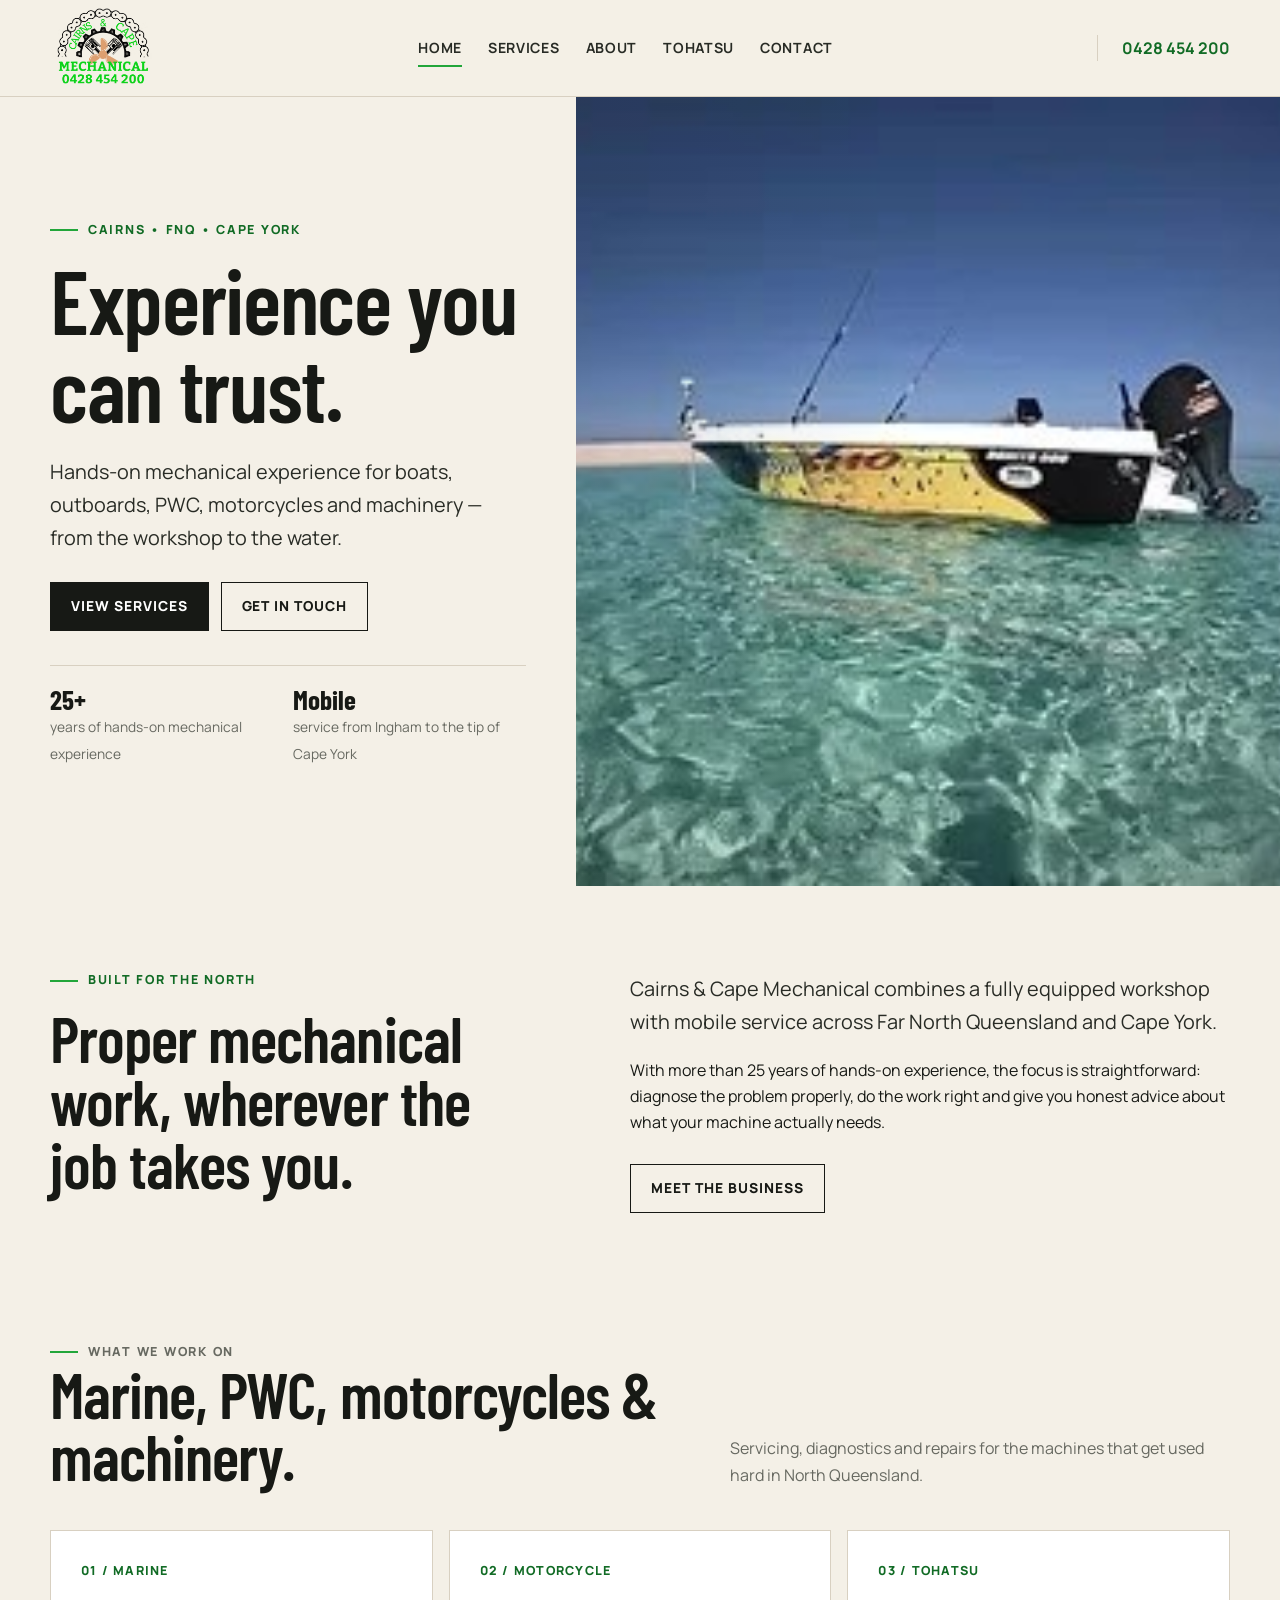
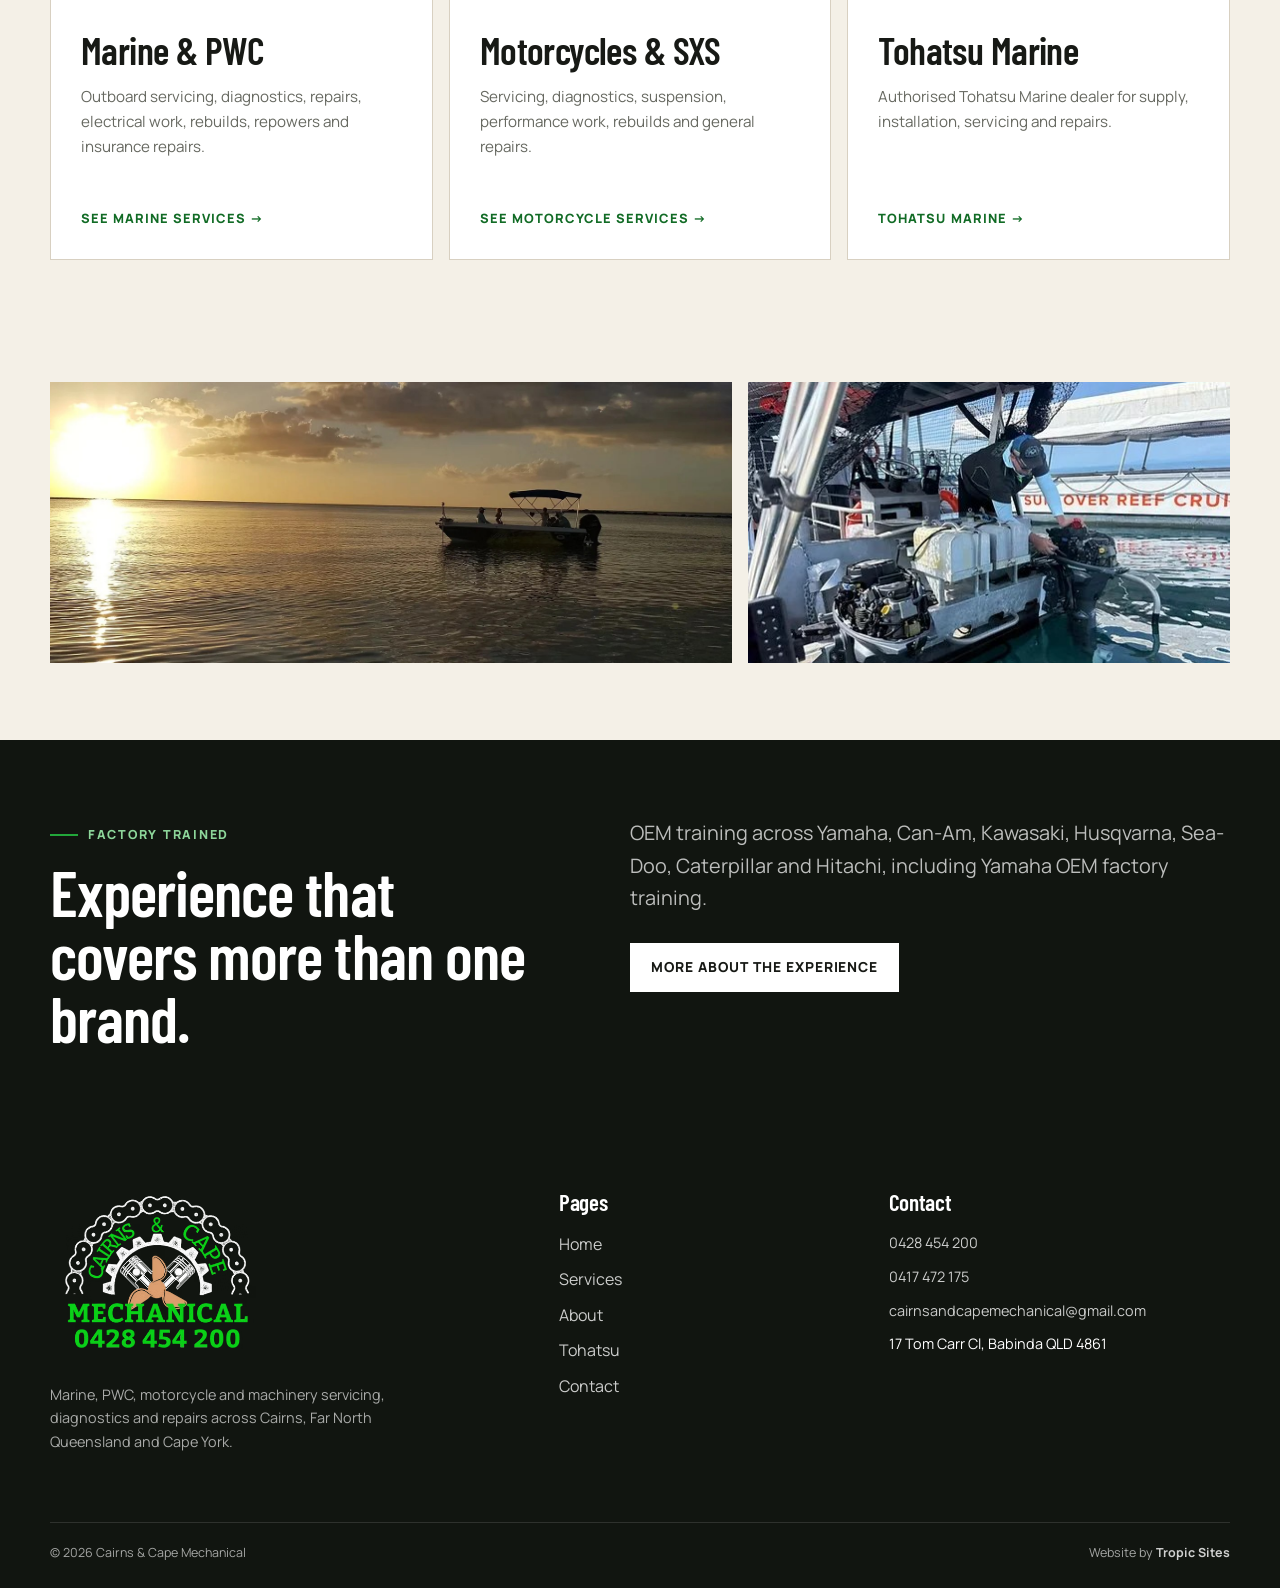
<file: index.html>
<!doctype html>
<html lang="en-AU">
<head>
  <meta charset="utf-8">
  <meta name="viewport" content="width=device-width, initial-scale=1">
  <title>Cairns &amp; Cape Mechanical | Marine, PWC &amp; Motorcycle Mechanics</title>
  <meta name="description" content="Cairns & Cape Mechanical provides marine, PWC, motorcycle and machinery servicing, diagnostics and repairs across Cairns, Far North Queensland and Cape York.">
  <link rel="canonical" href="https://www.cairnsandcapemechanical.com.au/">
  <meta property="og:title" content="Cairns &amp; Cape Mechanical | Experience You Can Trust">
  <meta property="og:description" content="Marine, PWC, motorcycle and machinery servicing, diagnostics and repairs across Cairns, FNQ and Cape York.">
  <meta property="og:type" content="website">
  <meta property="og:url" content="https://www.cairnsandcapemechanical.com.au/">
  <link rel="preconnect" href="https://fonts.googleapis.com"><link rel="preconnect" href="https://fonts.gstatic.com" crossorigin><link rel="stylesheet" href="https://fonts.googleapis.com/css2?family=Barlow+Condensed:wght@500;600;700&family=Manrope:wght@400;500;600;700&display=swap"><link rel="icon" href="favicon.ico" sizes="any"><link rel="icon" type="image/png" href="favicon.png"><link rel="apple-touch-icon" href="apple-touch-icon.png"><meta name="theme-color" content="#f4f0e7"><meta property="og:site_name" content="Cairns &amp; Cape Mechanical"><meta property="og:locale" content="en_AU"><meta property="og:image" content="https://www.cairnsandcapemechanical.com.au/sunset-boat.jpg"><meta name="twitter:card" content="summary_large_image"><link rel="stylesheet" href="styles.css">
  <script type="application/ld+json">
  {"@context":"https://schema.org","@type":"AutoRepair","name":"Cairns & Cape Mechanical","url":"https://www.cairnsandcapemechanical.com.au/","image":"https://www.cairnsandcapemechanical.com.au/sunset-boat.jpg","logo":"https://www.cairnsandcapemechanical.com.au/logo.png","telephone":"+61 428 454 200","email":"cairnsandcapemechanical@gmail.com","address":{"@type":"PostalAddress","streetAddress":"17 Tom Carr Cl","addressLocality":"Babinda","addressRegion":"QLD","postalCode":"4861","addressCountry":"AU"},"areaServed":["Cairns","Far North Queensland","Cape York"],"description":"Marine, PWC, motorcycle and machinery servicing, diagnostics and repairs."}
  </script>
</head>
<body>
<a class="skip-link" href="#main">Skip to content</a>
<header class="site-header">
  <div class="header-inner">
    <a class="brand" href="index.html" aria-label="Cairns & Cape Mechanical home"><img src="logo.png" alt="Cairns & Cape Mechanical" class="site-logo"></a>
    <nav class="main-nav" aria-label="Primary navigation">
      <a href="index.html" aria-current="page">Home</a><a href="services.html">Services</a><a href="about.html">About</a><a href="tohatsu.html">Tohatsu</a><a href="contact.html">Contact</a>
    </nav>
    <a class="header-phone" href="tel:+61428454200">0428 454 200</a>
    <details class="mobile-nav">
      <summary>Menu</summary>
      <nav class="mobile-nav-links" aria-label="Mobile navigation"><a href="index.html">Home</a><a href="services.html">Services</a><a href="about.html">About</a><a href="tohatsu.html">Tohatsu</a><a href="contact.html">Contact</a></nav>
    </details>
  </div>
</header>

<main id="main">
  <section class="hero-home">
    <div class="hero-copy">
      <p class="eyebrow">Cairns • FNQ • Cape York</p>
      <h1>Experience you can trust.</h1>
      <p class="lead hero-sub">Hands-on mechanical experience for boats, outboards, PWC, motorcycles and machinery — from the workshop to the water.</p>
      <div class="btn-row"><a class="btn" href="services.html">View services</a><a class="btn secondary" href="contact.html">Get in touch</a></div>
      <div class="hero-note"><div><strong>25+</strong><span>years of hands-on mechanical experience</span></div><div><strong>Mobile</strong><span>service from Ingham to the tip of Cape York</span></div></div>
    </div>
    <div class="hero-image"><img src="hero-boat.jpg" alt="Boat on clear tropical water" width="220" height="220" fetchpriority="high"></div>
  </section>

  <section class="section">
    <div class="container intro-grid">
      <div><p class="eyebrow">Built for the North</p><h2>Proper mechanical work, wherever the job takes you.</h2></div>
      <div class="copy"><p class="lead">Cairns &amp; Cape Mechanical combines a fully equipped workshop with mobile service across Far North Queensland and Cape York.</p><p>With more than 25 years of hands-on experience, the focus is straightforward: diagnose the problem properly, do the work right and give you honest advice about what your machine actually needs.</p><div class="btn-row"><a class="btn secondary" href="about.html">Meet the business</a></div></div>
    </div>
  </section>

  <section class="section section-tight">
    <div class="container">
      <div class="section-head"><div><p class="eyebrow">What we work on</p><h2>Marine, PWC, motorcycles &amp; machinery.</h2></div><p>Servicing, diagnostics and repairs for the machines that get used hard in North Queensland.</p></div>
      <div class="service-grid">
        <article class="service-card"><div class="number">01 / MARINE</div><h3>Marine &amp; PWC</h3><p>Outboard servicing, diagnostics, repairs, electrical work, rebuilds, repowers and insurance repairs.</p><a href="services.html#marine">See marine services →</a></article>
        <article class="service-card"><div class="number">02 / MOTORCYCLE</div><h3>Motorcycles &amp; SXS</h3><p>Servicing, diagnostics, suspension, performance work, rebuilds and general repairs.</p><a href="services.html#motorcycles">See motorcycle services →</a></article>
        <article class="service-card"><div class="number">03 / TOHATSU</div><h3>Tohatsu Marine</h3><p>Authorised Tohatsu Marine dealer for supply, installation, servicing and repairs.</p><a href="tohatsu.html">Tohatsu Marine →</a></article>
      </div>
    </div>
  </section>

  <section class="section">
    <div class="container photo-grid">
      <div class="photo photo-wide"><img src="sunset-boat.jpg" alt="Boat on the water at sunset" loading="lazy"></div>
      <div class="photo photo-tall"><img src="mechanic-boat.jpg" alt="Mechanic working on an outboard on a boat" loading="lazy"></div>
    </div>
  </section>

  <section class="dark-section section">
    <div class="container intro-grid">
      <div><p class="eyebrow">Factory trained</p><h2>Experience that covers more than one brand.</h2></div>
      <div><p class="lead">OEM training across Yamaha, Can-Am, Kawasaki, Husqvarna, Sea-Doo, Caterpillar and Hitachi, including Yamaha OEM factory training.</p><div class="btn-row"><a class="btn light" href="about.html">More about the experience</a></div></div>
    </div>
  </section>
</main>

<footer class="footer">
  <div class="container footer-grid">
    <div class="footer-brand"><img src="logo-footer.png" alt="Cairns & Cape Mechanical" class="footer-logo"><p>Marine, PWC, motorcycle and machinery servicing, diagnostics and repairs across Cairns, Far North Queensland and Cape York.</p></div>
    <div><h3>Pages</h3><div class="footer-links"><a href="index.html">Home</a><a href="services.html">Services</a><a href="about.html">About</a><a href="tohatsu.html">Tohatsu</a><a href="contact.html">Contact</a></div></div>
    <div><h3>Contact</h3><div class="footer-contact"><a href="tel:+61428454200">0428 454 200</a><a href="tel:+61417472175">0417 472 175</a><a href="mailto:cairnsandcapemechanical@gmail.com">cairnsandcapemechanical@gmail.com</a><span>17 Tom Carr Cl, Babinda QLD 4861</span></div></div>
  </div>
  <div class="container footer-bottom"><span>© 2026 Cairns &amp; Cape Mechanical</span><span class="footer-credit">Website by <a href="https://tropicsites.github.io/" target="_blank" rel="noopener noreferrer">Tropic Sites</a></span></div>
</footer>
<script src="site.js" defer></script>
</body>
</html>
</file>
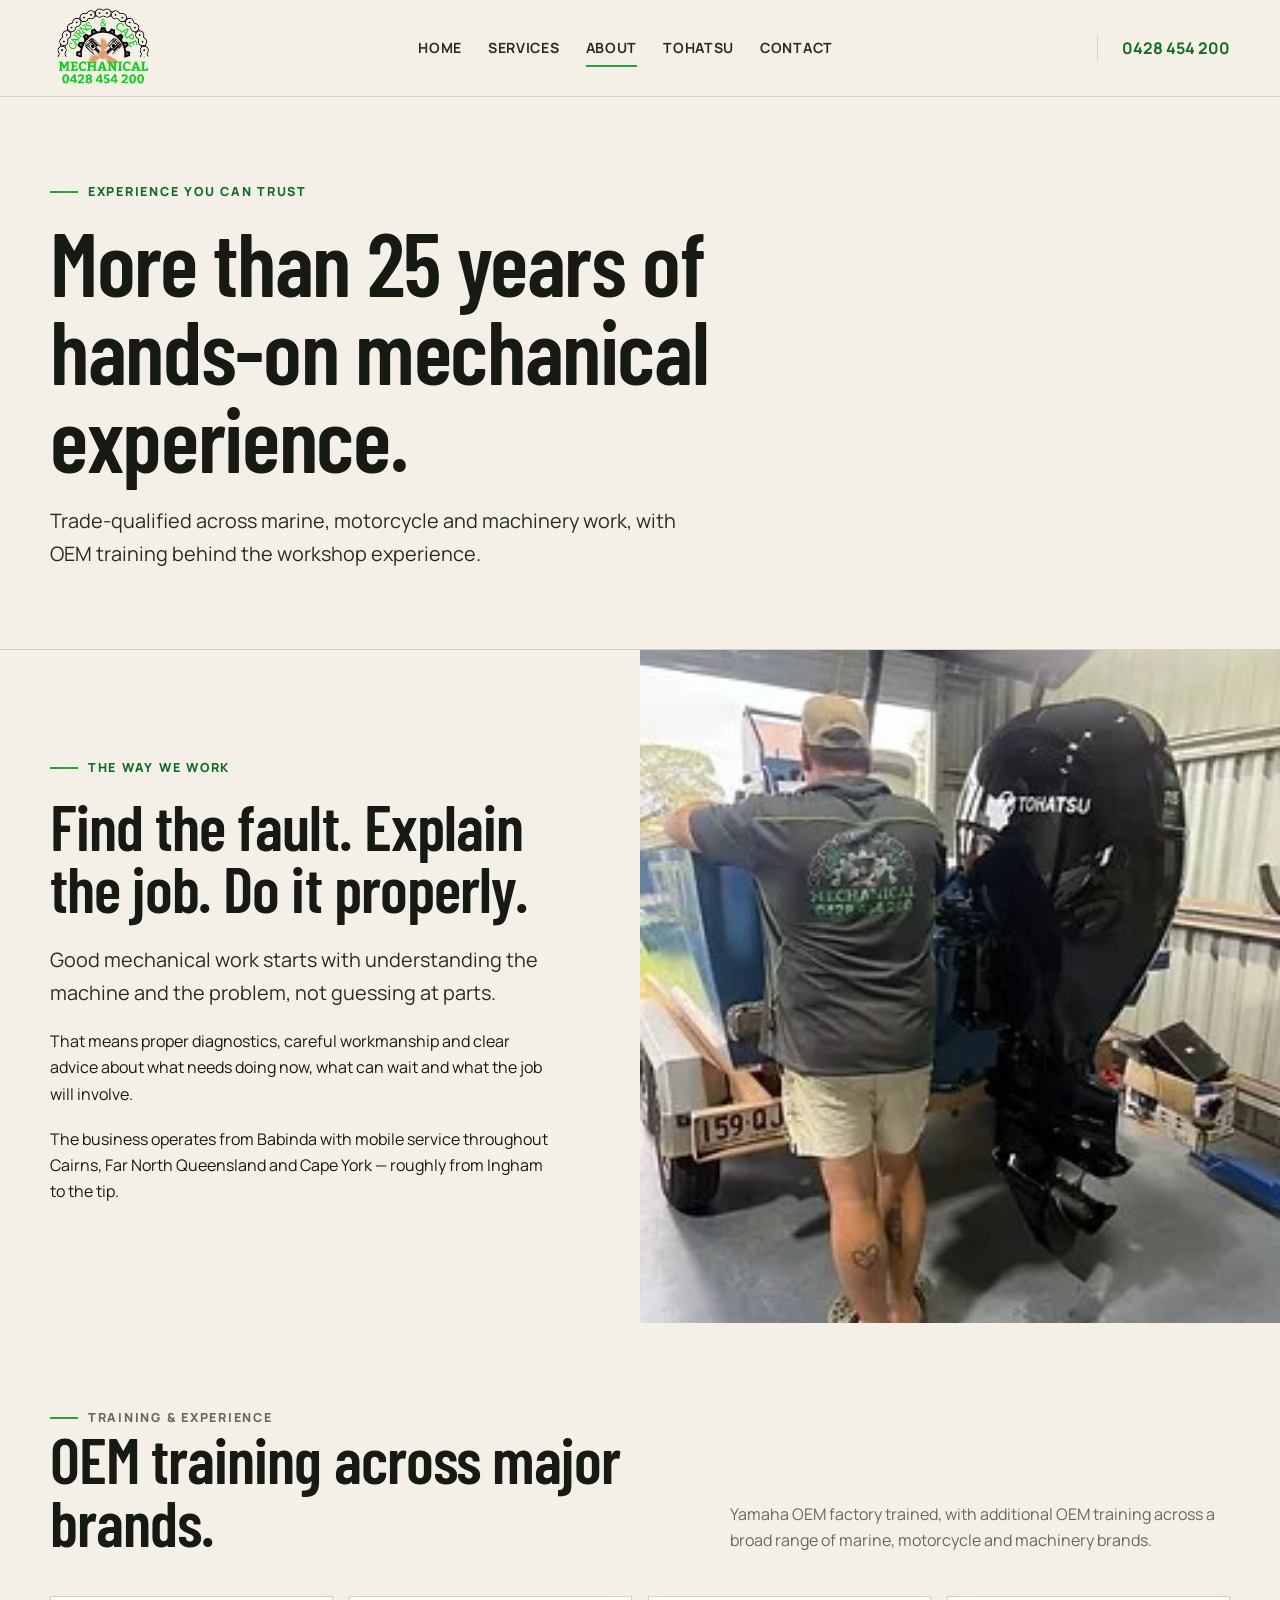
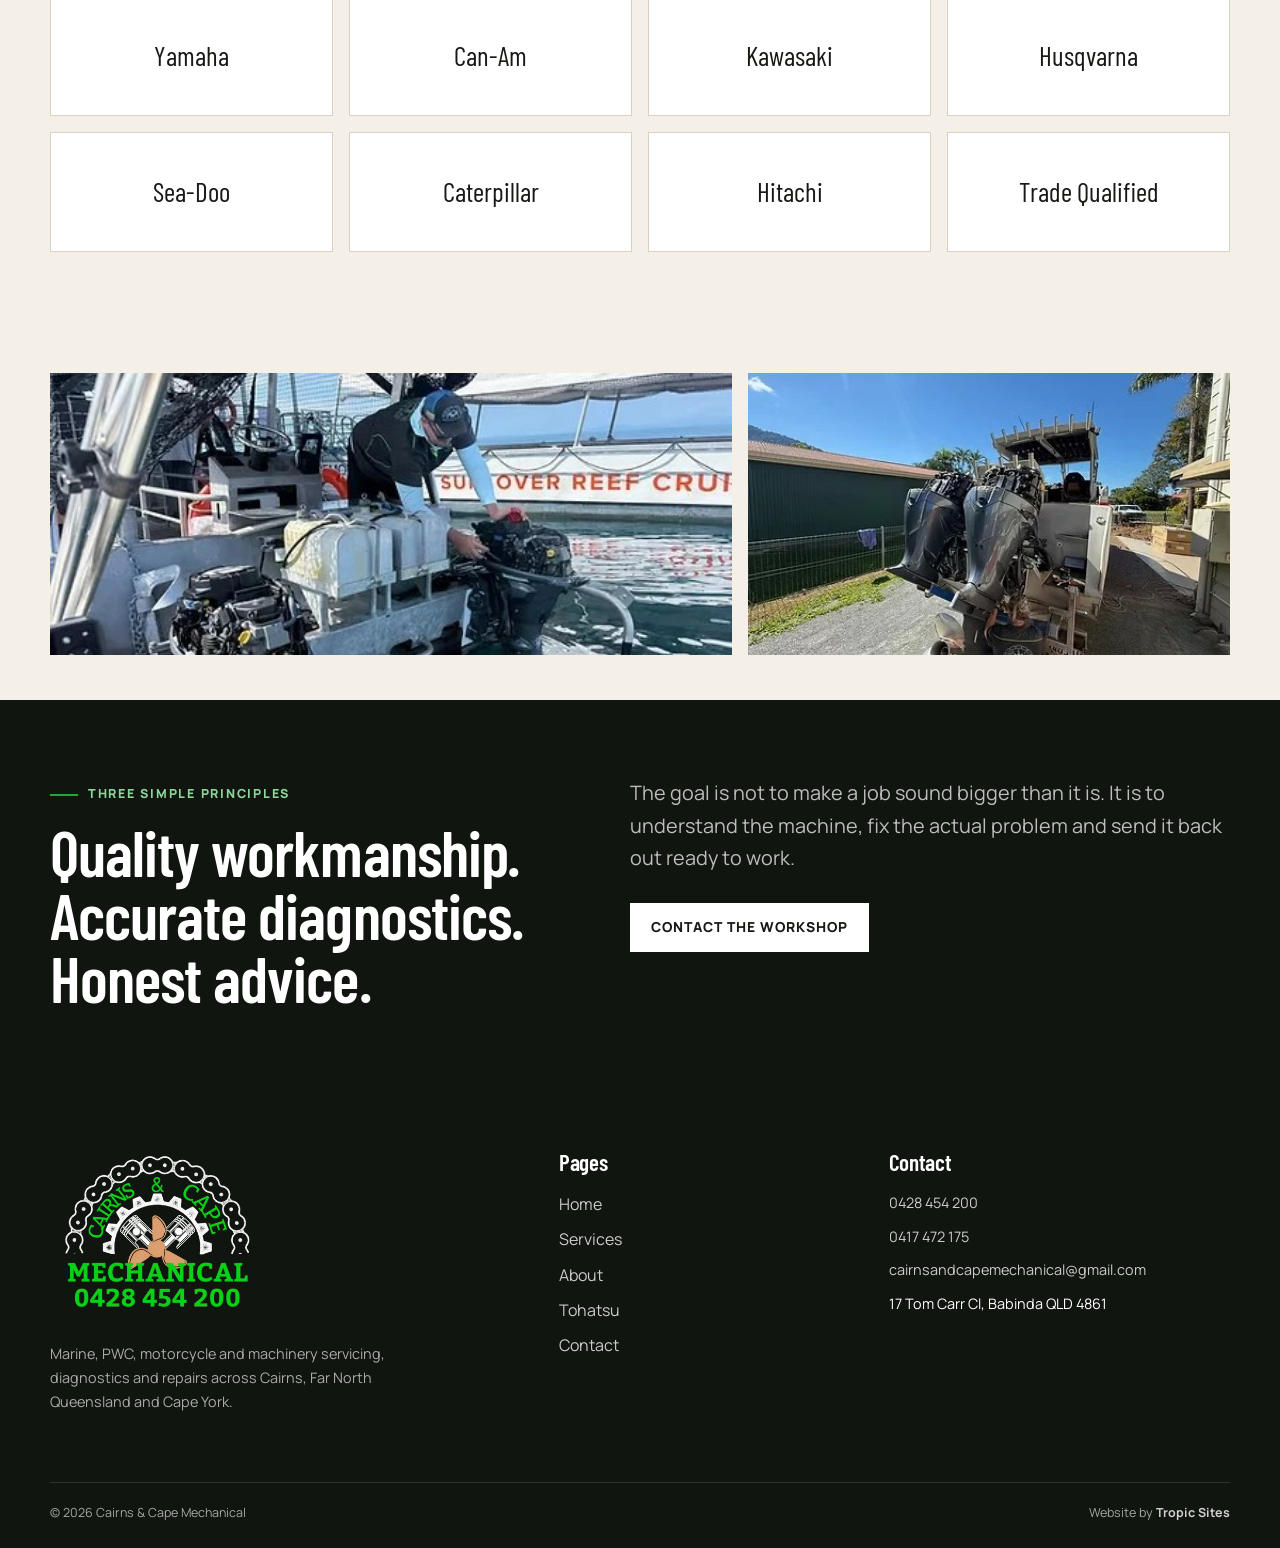
<file: about.html>
<!doctype html>
<html lang="en-AU">
<head><meta charset="utf-8"><meta name="viewport" content="width=device-width, initial-scale=1"><title>About Cairns &amp; Cape Mechanical | 25+ Years Experience</title><meta name="description" content="Learn about Cairns & Cape Mechanical, a trade-qualified marine, motorcycle and machinery mechanic with more than 25 years of hands-on experience in North Queensland."><link rel="canonical" href="https://www.cairnsandcapemechanical.com.au/about.html"><meta property="og:title" content="About Cairns & Cape Mechanical"><meta property="og:description" content="More than 25 years of hands-on mechanical experience across marine, motorcycle and machinery work."><meta property="og:type" content="website"><meta property="og:url" content="https://www.cairnsandcapemechanical.com.au/about.html"><link rel="preconnect" href="https://fonts.googleapis.com"><link rel="preconnect" href="https://fonts.gstatic.com" crossorigin><link rel="stylesheet" href="https://fonts.googleapis.com/css2?family=Barlow+Condensed:wght@500;600;700&family=Manrope:wght@400;500;600;700&display=swap"><link rel="icon" href="favicon.ico" sizes="any"><link rel="icon" type="image/png" href="favicon.png"><link rel="apple-touch-icon" href="apple-touch-icon.png"><meta name="theme-color" content="#f4f0e7"><meta property="og:site_name" content="Cairns &amp; Cape Mechanical"><meta property="og:locale" content="en_AU"><meta property="og:image" content="https://www.cairnsandcapemechanical.com.au/sunset-boat.jpg"><meta name="twitter:card" content="summary_large_image"><link rel="stylesheet" href="styles.css"></head>
<body>
<a class="skip-link" href="#main">Skip to content</a>
<header class="site-header"><div class="header-inner"><a class="brand" href="index.html" aria-label="Cairns & Cape Mechanical home"><img src="logo.png" alt="Cairns & Cape Mechanical" class="site-logo"></a><nav class="main-nav" aria-label="Primary navigation"><a href="index.html">Home</a><a href="services.html">Services</a><a href="about.html" aria-current="page">About</a><a href="tohatsu.html">Tohatsu</a><a href="contact.html">Contact</a></nav><a class="header-phone" href="tel:+61428454200">0428 454 200</a><details class="mobile-nav"><summary>Menu</summary><nav class="mobile-nav-links" aria-label="Mobile navigation"><a href="index.html">Home</a><a href="services.html">Services</a><a href="about.html">About</a><a href="tohatsu.html">Tohatsu</a><a href="contact.html">Contact</a></nav></details></div></header>
<main id="main">
<section class="page-hero"><div class="container"><p class="eyebrow">Experience you can trust</p><h1>More than 25 years of hands-on mechanical experience.</h1><p class="lead">Trade-qualified across marine, motorcycle and machinery work, with OEM training behind the workshop experience.</p></div></section>
<section class="split"><div class="split-copy"><p class="eyebrow">The way we work</p><h2>Find the fault. Explain the job. Do it properly.</h2><p class="lead" style="margin-top:24px">Good mechanical work starts with understanding the machine and the problem, not guessing at parts.</p><p>That means proper diagnostics, careful workmanship and clear advice about what needs doing now, what can wait and what the job will involve.</p><p>The business operates from Babinda with mobile service throughout Cairns, Far North Queensland and Cape York — roughly from Ingham to the tip.</p></div><div class="split-media"><img src="mechanic-tohatsu.jpg" alt="Mechanic working beside a Tohatsu outboard in the workshop" loading="lazy"></div></section>
<section class="section"><div class="container"><div class="section-head"><div><p class="eyebrow">Training &amp; experience</p><h2>OEM training across major brands.</h2></div><p>Yamaha OEM factory trained, with additional OEM training across a broad range of marine, motorcycle and machinery brands.</p></div><div class="training-grid"><div class="training-item">Yamaha</div><div class="training-item">Can-Am</div><div class="training-item">Kawasaki</div><div class="training-item">Husqvarna</div><div class="training-item">Sea-Doo</div><div class="training-item">Caterpillar</div><div class="training-item">Hitachi</div><div class="training-item">Trade Qualified</div></div></div></section>
<section class="section section-tight"><div class="container photo-grid"><div class="photo photo-wide"><img src="mechanic-boat.jpg" alt="Mechanic servicing an outboard on a boat" loading="lazy"></div><div class="photo photo-tall"><img src="mobile-outboard.jpg" alt="Outboard motor on a boat during mobile service work" loading="lazy"></div></div></section>
<section class="dark-section section"><div class="container intro-grid"><div><p class="eyebrow">Three simple principles</p><h2>Quality workmanship. Accurate diagnostics. Honest advice.</h2></div><div><p class="lead">The goal is not to make a job sound bigger than it is. It is to understand the machine, fix the actual problem and send it back out ready to work.</p><div class="btn-row"><a class="btn light" href="contact.html">Contact the workshop</a></div></div></div></section>
</main>
<footer class="footer"><div class="container footer-grid"><div class="footer-brand"><img src="logo-footer.png" alt="Cairns & Cape Mechanical" class="footer-logo"><p>Marine, PWC, motorcycle and machinery servicing, diagnostics and repairs across Cairns, Far North Queensland and Cape York.</p></div><div><h3>Pages</h3><div class="footer-links"><a href="index.html">Home</a><a href="services.html">Services</a><a href="about.html">About</a><a href="tohatsu.html">Tohatsu</a><a href="contact.html">Contact</a></div></div><div><h3>Contact</h3><div class="footer-contact"><a href="tel:+61428454200">0428 454 200</a><a href="tel:+61417472175">0417 472 175</a><a href="mailto:cairnsandcapemechanical@gmail.com">cairnsandcapemechanical@gmail.com</a><span>17 Tom Carr Cl, Babinda QLD 4861</span></div></div></div><div class="container footer-bottom"><span>© 2026 Cairns &amp; Cape Mechanical</span><span class="footer-credit">Website by <a href="https://tropicsites.github.io/" target="_blank" rel="noopener noreferrer">Tropic Sites</a></span></div></footer>
<script src="site.js" defer></script></body></html>
</file>
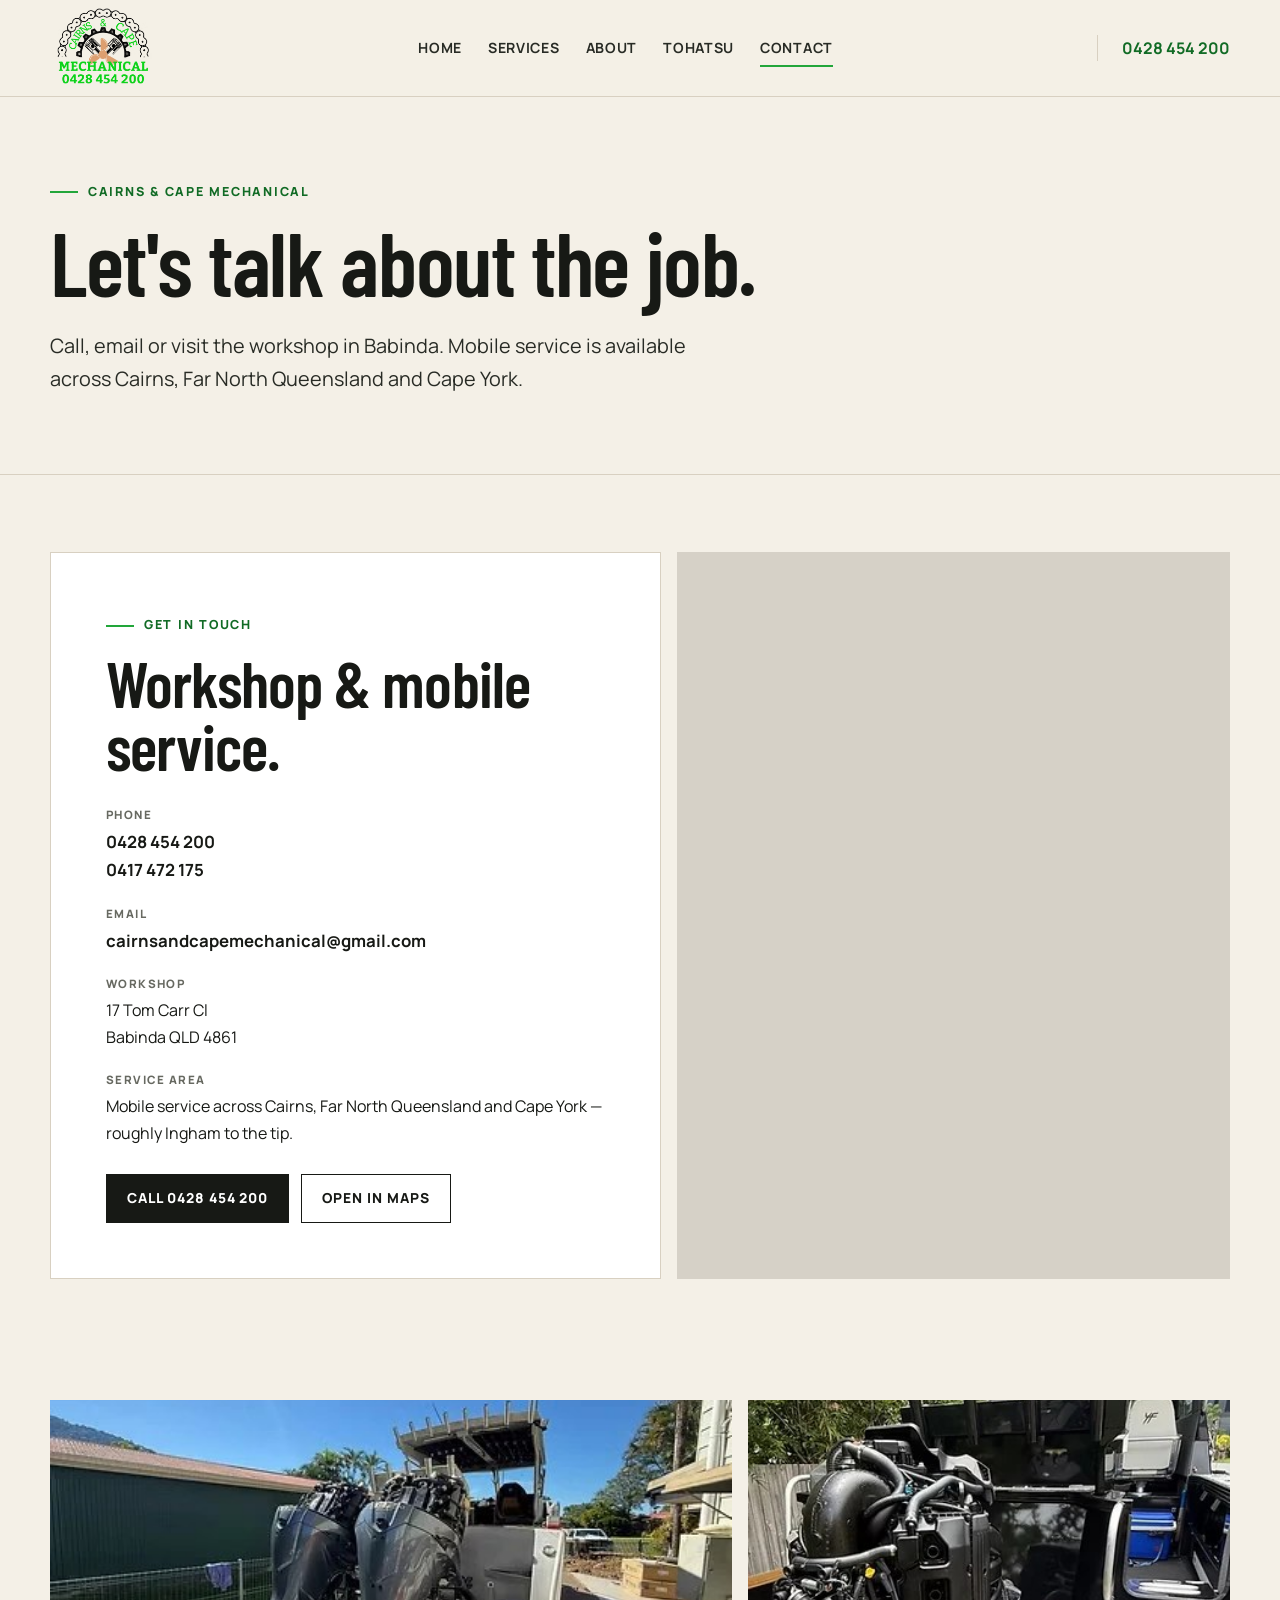
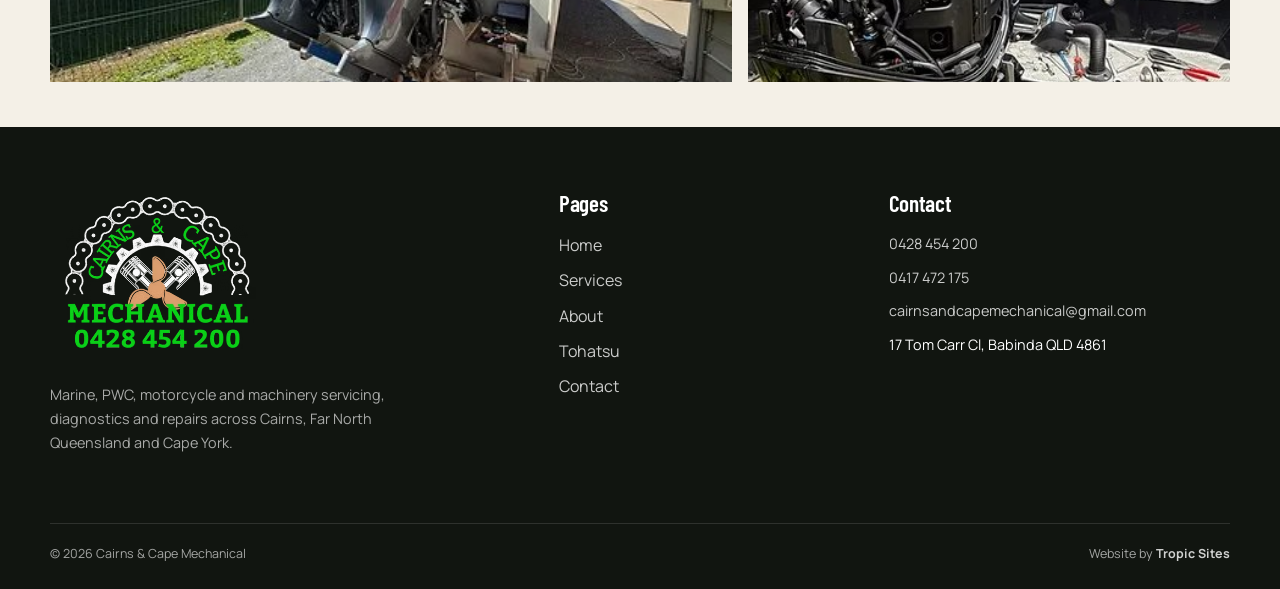
<file: contact.html>
<!doctype html>
<html lang="en-AU">
<head><meta charset="utf-8"><meta name="viewport" content="width=device-width, initial-scale=1"><title>Contact Cairns &amp; Cape Mechanical | Babinda QLD</title><meta name="description" content="Contact Cairns & Cape Mechanical in Babinda for marine, PWC, motorcycle and machinery servicing, diagnostics and repairs across Cairns, FNQ and Cape York."><link rel="canonical" href="https://www.cairnsandcapemechanical.com.au/contact.html"><meta property="og:title" content="Contact Cairns & Cape Mechanical"><meta property="og:description" content="Call, email or visit the Babinda workshop for mechanical service across Cairns, FNQ and Cape York."><meta property="og:type" content="website"><meta property="og:url" content="https://www.cairnsandcapemechanical.com.au/contact.html"><link rel="preconnect" href="https://fonts.googleapis.com"><link rel="preconnect" href="https://fonts.gstatic.com" crossorigin><link rel="stylesheet" href="https://fonts.googleapis.com/css2?family=Barlow+Condensed:wght@500;600;700&family=Manrope:wght@400;500;600;700&display=swap"><link rel="icon" href="favicon.ico" sizes="any"><link rel="icon" type="image/png" href="favicon.png"><link rel="apple-touch-icon" href="apple-touch-icon.png"><meta name="theme-color" content="#f4f0e7"><meta property="og:site_name" content="Cairns &amp; Cape Mechanical"><meta property="og:locale" content="en_AU"><meta property="og:image" content="https://www.cairnsandcapemechanical.com.au/sunset-boat.jpg"><meta name="twitter:card" content="summary_large_image"><link rel="stylesheet" href="styles.css"></head>
<body>
<a class="skip-link" href="#main">Skip to content</a>
<header class="site-header"><div class="header-inner"><a class="brand" href="index.html" aria-label="Cairns & Cape Mechanical home"><img src="logo.png" alt="Cairns & Cape Mechanical" class="site-logo"></a><nav class="main-nav" aria-label="Primary navigation"><a href="index.html">Home</a><a href="services.html">Services</a><a href="about.html">About</a><a href="tohatsu.html">Tohatsu</a><a href="contact.html" aria-current="page">Contact</a></nav><a class="header-phone" href="tel:+61428454200">0428 454 200</a><details class="mobile-nav"><summary>Menu</summary><nav class="mobile-nav-links" aria-label="Mobile navigation"><a href="index.html">Home</a><a href="services.html">Services</a><a href="about.html">About</a><a href="tohatsu.html">Tohatsu</a><a href="contact.html">Contact</a></nav></details></div></header>
<main id="main">
<section class="page-hero"><div class="container"><p class="eyebrow">Cairns &amp; Cape Mechanical</p><h1>Let's talk about the job.</h1><p class="lead">Call, email or visit the workshop in Babinda. Mobile service is available across Cairns, Far North Queensland and Cape York.</p></div></section>
<section class="section"><div class="container contact-grid"><div class="contact-card"><p class="eyebrow">Get in touch</p><h2>Workshop &amp; mobile service.</h2><div class="contact-list"><div class="contact-item"><small>Phone</small><a href="tel:+61428454200">0428 454 200</a><br><a href="tel:+61417472175">0417 472 175</a></div><div class="contact-item"><small>Email</small><a href="mailto:cairnsandcapemechanical@gmail.com">cairnsandcapemechanical@gmail.com</a></div><div class="contact-item"><small>Workshop</small><span>17 Tom Carr Cl<br>Babinda QLD 4861</span></div><div class="contact-item"><small>Service area</small><span>Mobile service across Cairns, Far North Queensland and Cape York — roughly Ingham to the tip.</span></div></div><div class="btn-row"><a class="btn" href="tel:+61428454200">Call 0428 454 200</a><a class="btn secondary" href="https://www.google.com/maps/search/?api=1&amp;query=17+Tom+Carr+Cl+Babinda+QLD+4861" target="_blank" rel="noopener noreferrer">Open in Maps</a></div></div><div class="map-frame"><iframe title="Map showing Cairns & Cape Mechanical workshop in Babinda" src="https://www.google.com/maps?q=17%20Tom%20Carr%20Cl%2C%20Babinda%20QLD%204861&amp;output=embed" loading="lazy" referrerpolicy="no-referrer-when-downgrade"></iframe></div></div></section>
<section class="section section-tight"><div class="container photo-grid"><div class="photo photo-wide"><img src="mobile-outboard.jpg" alt="Outboard on a boat during service work" loading="lazy"></div><div class="photo photo-tall"><img src="engine-bench.jpg" alt="Outboard engine undergoing mechanical work" loading="lazy"></div></div></section>
</main>
<footer class="footer"><div class="container footer-grid"><div class="footer-brand"><img src="logo-footer.png" alt="Cairns & Cape Mechanical" class="footer-logo"><p>Marine, PWC, motorcycle and machinery servicing, diagnostics and repairs across Cairns, Far North Queensland and Cape York.</p></div><div><h3>Pages</h3><div class="footer-links"><a href="index.html">Home</a><a href="services.html">Services</a><a href="about.html">About</a><a href="tohatsu.html">Tohatsu</a><a href="contact.html">Contact</a></div></div><div><h3>Contact</h3><div class="footer-contact"><a href="tel:+61428454200">0428 454 200</a><a href="tel:+61417472175">0417 472 175</a><a href="mailto:cairnsandcapemechanical@gmail.com">cairnsandcapemechanical@gmail.com</a><span>17 Tom Carr Cl, Babinda QLD 4861</span></div></div></div><div class="container footer-bottom"><span>© 2026 Cairns &amp; Cape Mechanical</span><span class="footer-credit">Website by <a href="https://tropicsites.github.io/" target="_blank" rel="noopener noreferrer">Tropic Sites</a></span></div></footer>
<script src="site.js" defer></script></body></html>
</file>
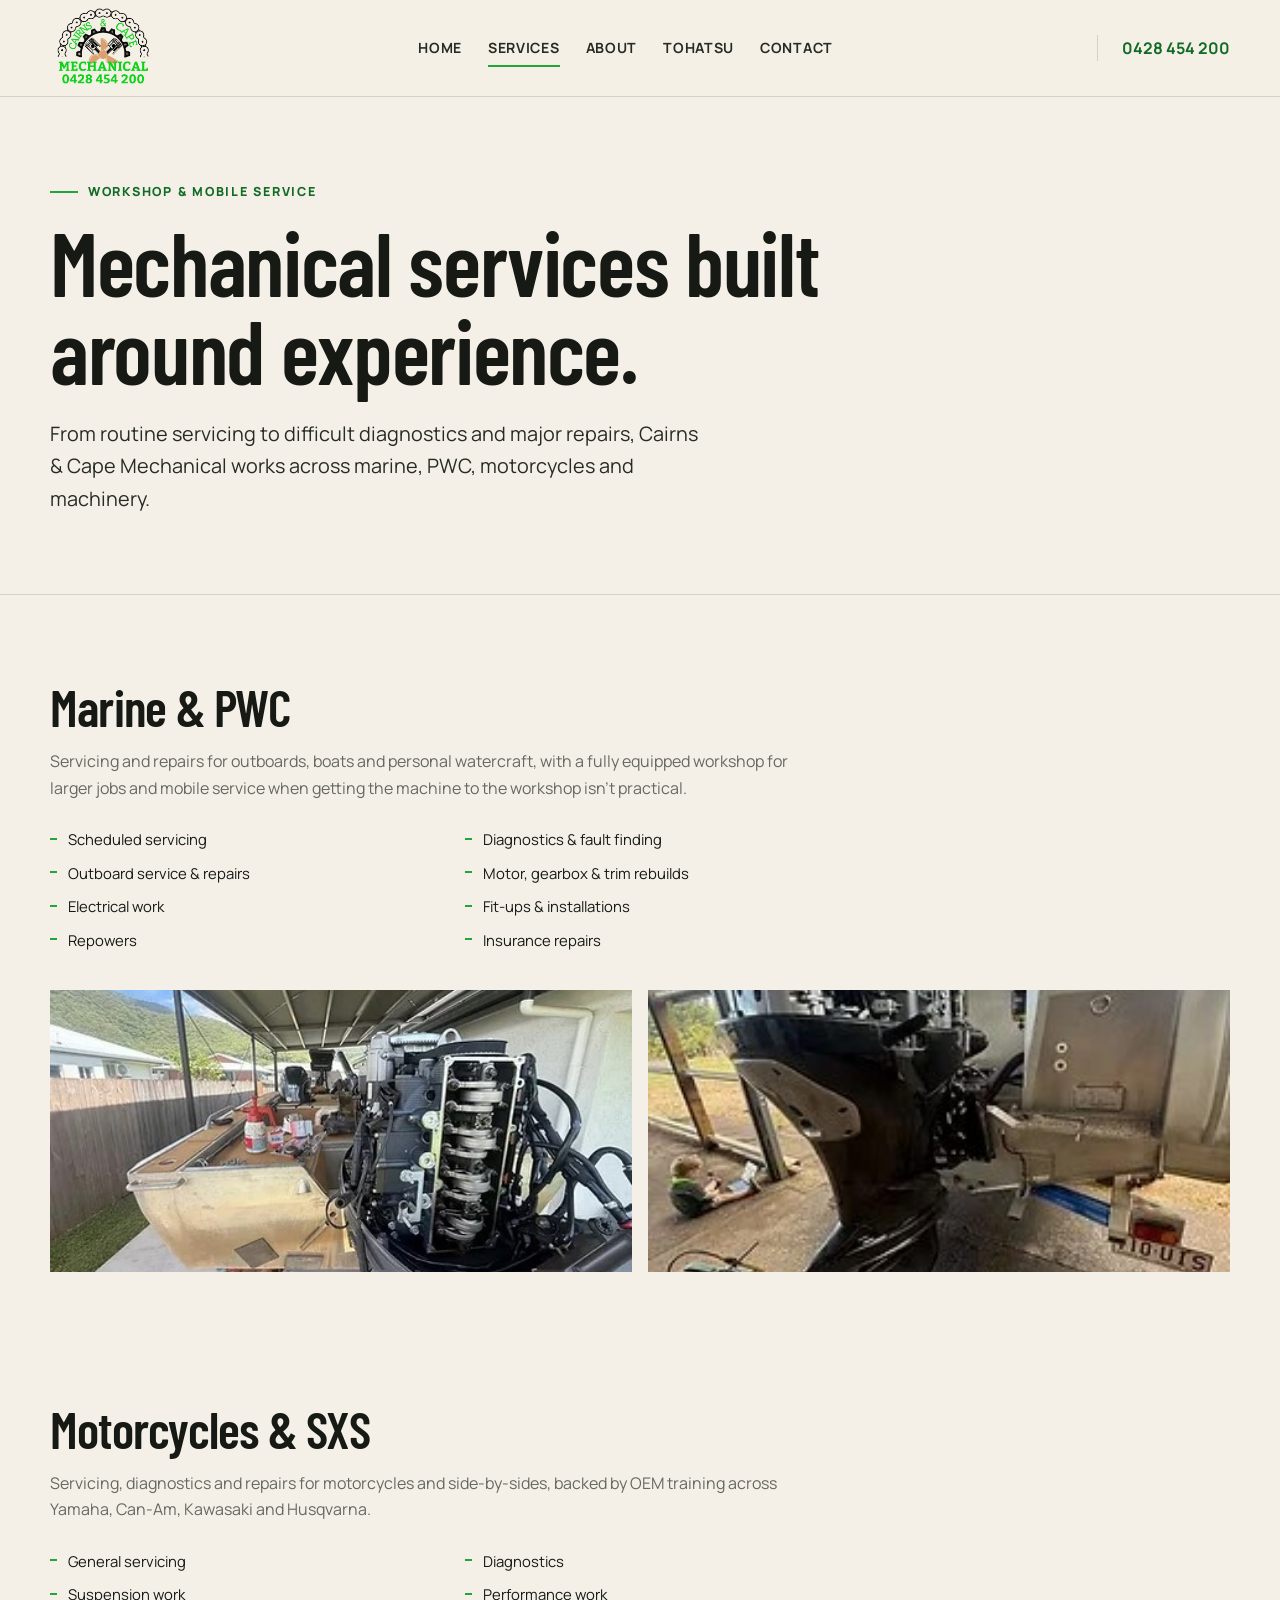
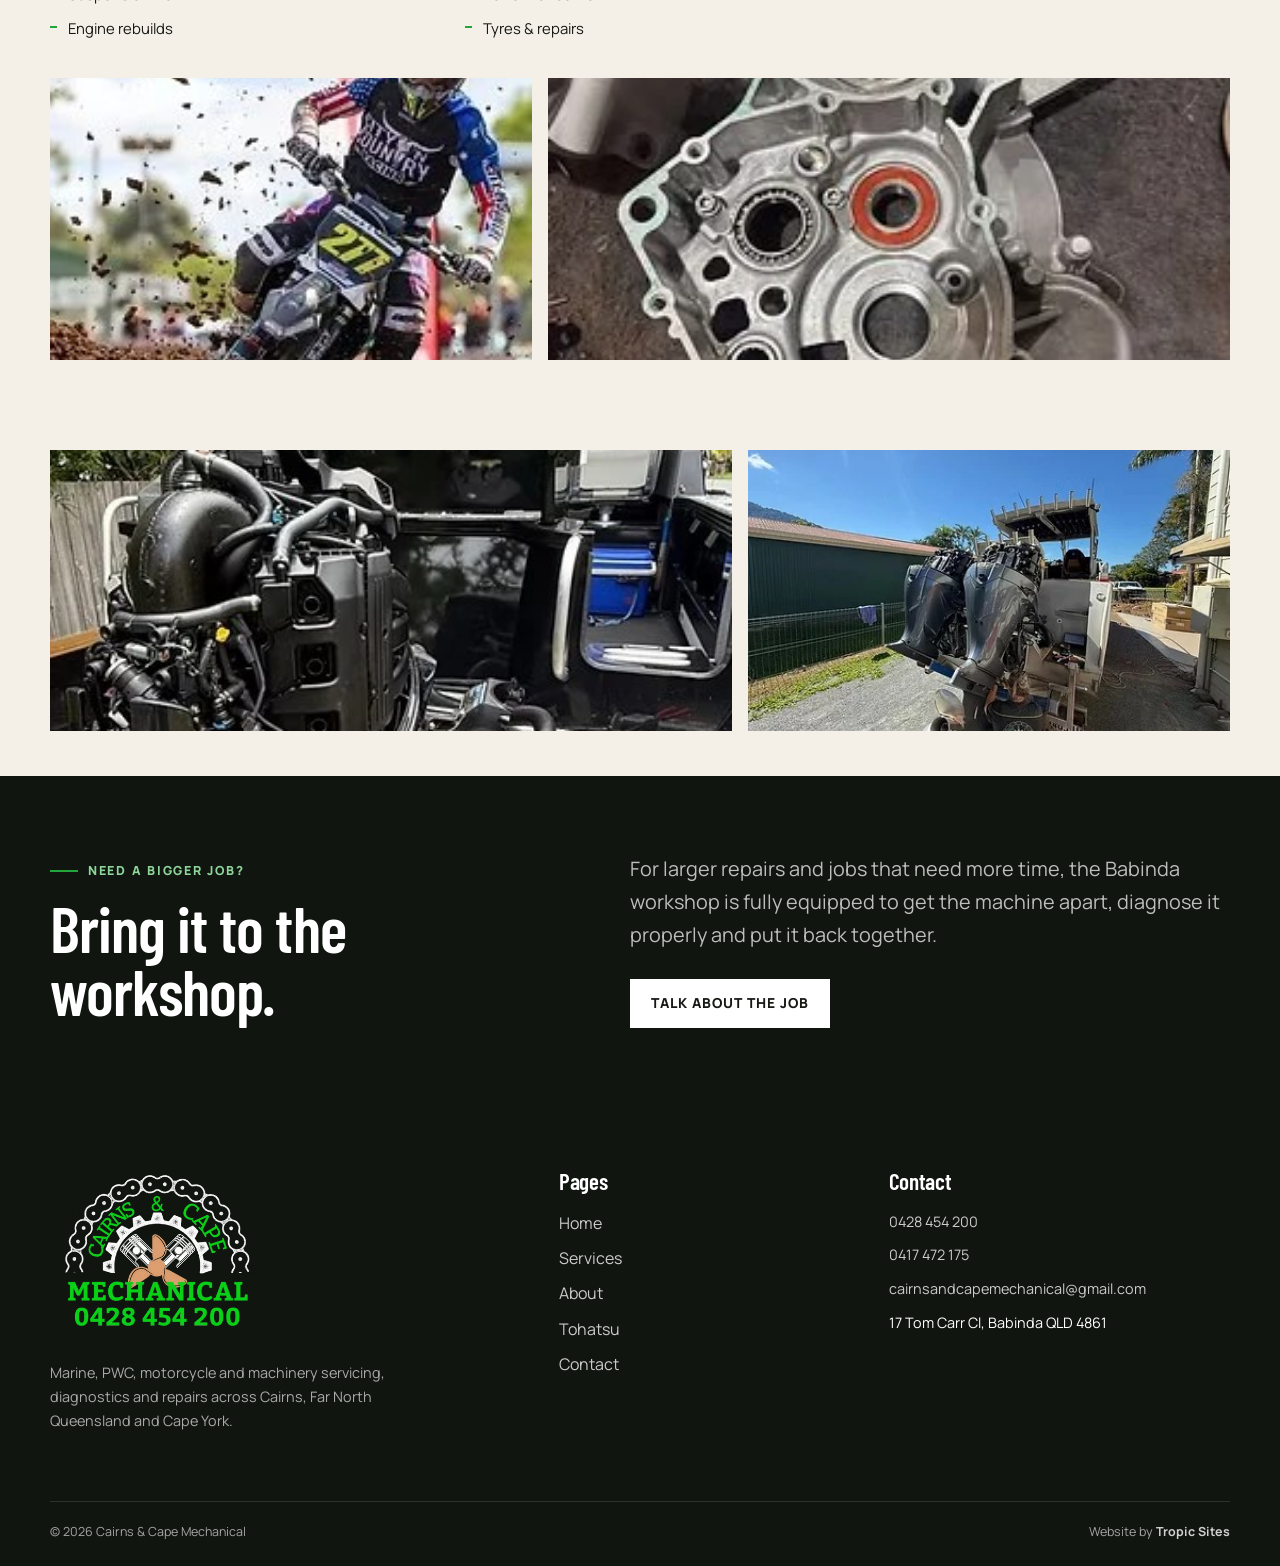
<file: services.html>
<!doctype html>
<html lang="en-AU">
<head>
  <meta charset="utf-8"><meta name="viewport" content="width=device-width, initial-scale=1">
  <title>Mechanical Services | Cairns &amp; Cape Mechanical</title>
  <meta name="description" content="Marine, PWC, motorcycle and SXS servicing, diagnostics and repairs from Cairns & Cape Mechanical, with workshop and mobile service across FNQ and Cape York.">
  <link rel="canonical" href="https://www.cairnsandcapemechanical.com.au/services.html">
  <meta property="og:title" content="Mechanical Services | Cairns & Cape Mechanical"><meta property="og:description" content="Marine, PWC, motorcycle and SXS servicing, diagnostics and repairs across FNQ and Cape York."><meta property="og:type" content="website"><meta property="og:url" content="https://www.cairnsandcapemechanical.com.au/services.html">
  <link rel="preconnect" href="https://fonts.googleapis.com"><link rel="preconnect" href="https://fonts.gstatic.com" crossorigin><link rel="stylesheet" href="https://fonts.googleapis.com/css2?family=Barlow+Condensed:wght@500;600;700&family=Manrope:wght@400;500;600;700&display=swap"><link rel="icon" href="favicon.ico" sizes="any"><link rel="icon" type="image/png" href="favicon.png"><link rel="apple-touch-icon" href="apple-touch-icon.png"><meta name="theme-color" content="#f4f0e7"><meta property="og:site_name" content="Cairns &amp; Cape Mechanical"><meta property="og:locale" content="en_AU"><meta property="og:image" content="https://www.cairnsandcapemechanical.com.au/sunset-boat.jpg"><meta name="twitter:card" content="summary_large_image"><link rel="stylesheet" href="styles.css">
</head>
<body>
<a class="skip-link" href="#main">Skip to content</a>
<header class="site-header"><div class="header-inner"><a class="brand" href="index.html" aria-label="Cairns & Cape Mechanical home"><img src="logo.png" alt="Cairns & Cape Mechanical" class="site-logo"></a><nav class="main-nav" aria-label="Primary navigation"><a href="index.html">Home</a><a href="services.html" aria-current="page">Services</a><a href="about.html">About</a><a href="tohatsu.html">Tohatsu</a><a href="contact.html">Contact</a></nav><a class="header-phone" href="tel:+61428454200">0428 454 200</a><details class="mobile-nav"><summary>Menu</summary><nav class="mobile-nav-links" aria-label="Mobile navigation"><a href="index.html">Home</a><a href="services.html">Services</a><a href="about.html">About</a><a href="tohatsu.html">Tohatsu</a><a href="contact.html">Contact</a></nav></details></div></header>
<main id="main">
<section class="page-hero"><div class="container"><p class="eyebrow">Workshop &amp; mobile service</p><h1>Mechanical services built around experience.</h1><p class="lead">From routine servicing to difficult diagnostics and major repairs, Cairns &amp; Cape Mechanical works across marine, PWC, motorcycles and machinery.</p></div></section>
<section class="section" id="marine"><div class="container"><div class="service-detail"><div><h2>Marine &amp; PWC</h2><p>Servicing and repairs for outboards, boats and personal watercraft, with a fully equipped workshop for larger jobs and mobile service when getting the machine to the workshop isn't practical.</p><ul class="service-list"><li>Scheduled servicing</li><li>Diagnostics &amp; fault finding</li><li>Outboard service &amp; repairs</li><li>Motor, gearbox &amp; trim rebuilds</li><li>Electrical work</li><li>Fit-ups &amp; installations</li><li>Repowers</li><li>Insurance repairs</li></ul></div></div><div class="photo-grid"><div class="photo photo-half"><img src="workshop-outboards.jpg" alt="Two outboard motors being serviced in a workshop" loading="lazy"></div><div class="photo photo-half"><img src="outboard-trailer.jpg" alt="Outboard motor on a trailer being worked on" loading="lazy"></div></div></div></section>
<section class="section section-tight" id="motorcycles"><div class="container"><div class="service-detail"><div><h2>Motorcycles &amp; SXS</h2><p>Servicing, diagnostics and repairs for motorcycles and side-by-sides, backed by OEM training across Yamaha, Can-Am, Kawasaki and Husqvarna.</p><ul class="service-list"><li>General servicing</li><li>Diagnostics</li><li>Suspension work</li><li>Performance work</li><li>Engine rebuilds</li><li>Tyres &amp; repairs</li></ul></div></div><div class="photo-grid"><div class="photo photo-tall"><img src="motorcycle.jpg" alt="Motocross rider on a dirt track" loading="lazy"></div><div class="photo photo-wide"><img src="engine-case.jpg" alt="Disassembled engine cases and bearings on a workshop bench" loading="lazy"></div></div></div></section>
<section class="section section-tight"><div class="container photo-grid"><div class="photo photo-wide"><img src="engine-bench.jpg" alt="Outboard engine with components exposed during service" loading="lazy"></div><div class="photo photo-tall"><img src="mobile-outboard.jpg" alt="Outboard motor on a boat during mobile service work" loading="lazy"></div></div></section>
<section class="dark-section section"><div class="container intro-grid"><div><p class="eyebrow">Need a bigger job?</p><h2>Bring it to the workshop.</h2></div><div><p class="lead">For larger repairs and jobs that need more time, the Babinda workshop is fully equipped to get the machine apart, diagnose it properly and put it back together.</p><div class="btn-row"><a class="btn light" href="contact.html">Talk about the job</a></div></div></div></section>
</main>
<footer class="footer"><div class="container footer-grid"><div class="footer-brand"><img src="logo-footer.png" alt="Cairns & Cape Mechanical" class="footer-logo"><p>Marine, PWC, motorcycle and machinery servicing, diagnostics and repairs across Cairns, Far North Queensland and Cape York.</p></div><div><h3>Pages</h3><div class="footer-links"><a href="index.html">Home</a><a href="services.html">Services</a><a href="about.html">About</a><a href="tohatsu.html">Tohatsu</a><a href="contact.html">Contact</a></div></div><div><h3>Contact</h3><div class="footer-contact"><a href="tel:+61428454200">0428 454 200</a><a href="tel:+61417472175">0417 472 175</a><a href="mailto:cairnsandcapemechanical@gmail.com">cairnsandcapemechanical@gmail.com</a><span>17 Tom Carr Cl, Babinda QLD 4861</span></div></div></div><div class="container footer-bottom"><span>© 2026 Cairns &amp; Cape Mechanical</span><span class="footer-credit">Website by <a href="https://tropicsites.github.io/" target="_blank" rel="noopener noreferrer">Tropic Sites</a></span></div></footer>
<script src="site.js" defer></script>
</body></html>
</file>
<file: styles.css>
:root {
  --ink: #171915;
  --ink-soft: #282b25;
  --paper: #f4f0e7;
  --paper-deep: #e9e1d2;
  --white: #fff;
  --line: #d8d0c1;
  --muted: #676961;
  --green: #22a63a;
  --green-dark: #116b25;
  --dark: #111510;
  --blue: #1c244b;
  --max: 1180px;
  --shadow: 0 18px 50px rgba(17, 21, 16, .10);
}

* { box-sizing: border-box; }
html { scroll-behavior: smooth; }
body {
  margin: 0;
  background: var(--paper);
  color: var(--ink);
  font-family: 'Manrope', Arial, sans-serif;
  line-height: 1.65;
  -webkit-font-smoothing: antialiased;
}
img { display: block; max-width: 100%; }
a { color: inherit; }
button, a { -webkit-tap-highlight-color: transparent; }
:focus-visible { outline: 3px solid var(--green); outline-offset: 3px; }
.dark-section :focus-visible, .footer :focus-visible { outline-color: #8dd69a; }
.skip-link { position: absolute; left: 12px; top: -60px; z-index: 100; padding: 10px 16px; background: var(--ink); color: var(--white); font-weight: 700; text-decoration: none; }
.skip-link:focus { top: 12px; }

.site-header {
  position: relative;
  z-index: 20;
  background: rgba(244,240,231,.97);
  border-bottom: 1px solid var(--line);
}
.header-inner {
  width: min(var(--max), calc(100% - 40px));
  min-height: 96px;
  margin: 0 auto;
  display: flex;
  align-items: center;
  justify-content: space-between;
  gap: 24px;
}
.brand { display: inline-flex; align-items: center; flex: 0 0 auto; }
.site-logo { width: auto; height: 84px; max-width: 100%; object-fit: contain; object-position: left center; }
.main-nav { display: flex; align-items: center; gap: 26px; }
.main-nav a {
  position: relative;
  text-decoration: none;
  color: var(--ink-soft);
  font-size: .88rem;
  font-weight: 700;
  letter-spacing: .05em;
  text-transform: uppercase;
}
.main-nav a::after {
  content: '';
  position: absolute;
  left: 0;
  right: 100%;
  bottom: -7px;
  height: 2px;
  background: var(--green);
  transition: right .18s ease;
}
.main-nav a:hover::after,
.main-nav a[aria-current='page']::after { right: 0; }
.header-phone {
  text-decoration: none;
  white-space: nowrap;
  font-weight: 700;
  color: var(--green-dark);
  border-left: 1px solid var(--line);
  padding-left: 24px;
}
.mobile-nav { display: none; }

.container { width: min(var(--max), calc(100% - 40px)); margin: 0 auto; }
.narrow { width: min(820px, calc(100% - 40px)); margin: 0 auto; }

.eyebrow {
  display: inline-flex;
  align-items: center;
  gap: 10px;
  margin: 0 0 16px;
  color: var(--green-dark);
  font-size: .78rem;
  font-weight: 800;
  letter-spacing: .14em;
  text-transform: uppercase;
}
.eyebrow::before { content: ''; width: 28px; height: 2px; background: var(--green); }

h1, h2, h3 {
  margin: 0;
  font-family: 'Barlow Condensed', Impact, sans-serif;
  font-weight: 600;
  line-height: .98;
  letter-spacing: -.015em;
}
h1 { font-size: clamp(3.8rem, 7vw, 6.8rem); }
h2 { font-size: clamp(2.7rem, 5vw, 4.6rem); }
h3 { font-size: clamp(1.9rem, 3vw, 2.65rem); }
p { margin: 0 0 1.15rem; }
.lead { font-size: clamp(1.05rem, 1.8vw, 1.24rem); color: var(--ink-soft); max-width: 650px; }
.muted { color: var(--muted); }

.btn-row { display: flex; flex-wrap: wrap; gap: 12px; margin-top: 28px; }
.btn {
  display: inline-flex;
  min-height: 48px;
  align-items: center;
  justify-content: center;
  padding: 12px 20px;
  border: 1px solid var(--ink);
  background: var(--ink);
  color: var(--white);
  text-decoration: none;
  font-size: .86rem;
  font-weight: 800;
  letter-spacing: .07em;
  text-transform: uppercase;
  transition: transform .18s ease, background .18s ease, color .18s ease;
}
.btn:hover { transform: translateY(-2px); background: var(--green-dark); border-color: var(--green-dark); }
.btn.secondary { background: transparent; color: var(--ink); }
.btn.secondary:hover { color: var(--white); }
.btn.light { background: var(--white); border-color: var(--white); color: var(--ink); }
.btn.light:hover { background: var(--green-dark); border-color: var(--green-dark); color: var(--white); }

.hero-home {
  min-height: 0;
  display: grid;
  grid-template-columns: .9fr 1.1fr;
  background: var(--paper);
}
.hero-copy { padding: clamp(60px, 9vw, 120px) max(40px, calc((100vw - var(--max)) / 2)) clamp(70px, 10vw, 120px)  max(40px, calc((100vw - var(--max)) / 2)); padding-right: 50px; }
.hero-copy h1 { max-width: 690px; }
.hero-copy .hero-sub { margin-top: 24px; max-width: 560px; }
.hero-image { min-height: clamp(380px, 36vw, 500px); position: relative; overflow: hidden; }
.hero-image img { position: absolute; inset: 0; width: 100%; height: 100%; object-fit: cover; }
.hero-image::after {
  content: '';
  position: absolute;
  inset: 0;
  background: linear-gradient(90deg, rgba(17,21,16,.10), transparent 45%);
  pointer-events: none;
}
.hero-note {
  margin-top: 34px;
  display: flex;
  align-items: flex-start;
  gap: 16px;
  max-width: 500px;
  padding-top: 20px;
  border-top: 1px solid var(--line);
}
.hero-note strong { display: block; font-size: 1.7rem; line-height: 1; font-family: 'Barlow Condensed', sans-serif; }
.hero-note span { color: var(--muted); font-size: .86rem; }

.page-hero {
  padding: clamp(55px, 6vw, 85px) 0 60px;
  border-bottom: 1px solid var(--line);
}
.page-hero h1 { max-width: 850px; }
.page-hero .lead { margin-top: 24px; }

.section { padding: clamp(52px, 6vw, 78px) 0; }
.section-tight { padding: 45px 0; }
.section-head { display: flex; align-items: end; justify-content: space-between; gap: 30px; margin-bottom: 42px; }
.section-head > div:first-child { max-width: 760px; }
.section-head p { max-width: 500px; margin: 0; color: var(--muted); }

.intro-grid { display: grid; grid-template-columns: .9fr 1.1fr; gap: clamp(40px, 7vw, 100px); align-items: start; }
.intro-grid h2 { max-width: 570px; }
.intro-grid .copy { padding-top: 10px; }

.photo-grid { display: grid; grid-template-columns: repeat(12, 1fr); grid-auto-rows: clamp(190px, 22vw, 300px); gap: 16px; }
.photo { min-height: 0; overflow: hidden; background: var(--paper-deep); }
.photo img { width: 100%; height: 100%; object-fit: cover; transition: transform .45s ease; }
.photo:hover img { transform: scale(1.025); }
.photo-wide { grid-column: span 7; }
.photo-tall { grid-column: span 5; }
.photo-half { grid-column: span 6; }

.service-grid { display: grid; grid-template-columns: repeat(3, 1fr); gap: 16px; }
.service-card {
  min-height: 330px;
  padding: 30px;
  background: var(--white);
  border: 1px solid var(--line);
  display: flex;
  flex-direction: column;
}
.service-card .number { margin-bottom: 50px; color: var(--green-dark); font-size: .78rem; font-weight: 800; letter-spacing: .1em; }
.service-card h3 { margin-bottom: 15px; }
.service-card p { color: var(--muted); font-size: .95rem; }
.service-card a { margin-top: auto; font-size: .8rem; font-weight: 800; text-transform: uppercase; letter-spacing: .08em; color: var(--green-dark); text-decoration: none; }

.dark-section { background: var(--dark); color: var(--white); }
.dark-section .eyebrow { color: #8dd69a; }
.dark-section .muted, .dark-section p { color: rgba(255,255,255,.72); }
.dark-section .btn.secondary { color: var(--white); border-color: rgba(255,255,255,.55); }
.dark-section .btn.secondary:hover { border-color: var(--green); }

.split { display: grid; grid-template-columns: 1fr 1fr; gap: 0; }
.split-copy { padding: clamp(50px, 8vw, 100px) max(40px, calc((100vw - var(--max)) / 2)); padding-right: clamp(40px, 7vw, 100px); }
.split-media { position: relative; min-height: clamp(340px, 38vw, 480px); overflow: hidden; }
.split-media > img:not(.tohatsu-logo) { position: absolute; inset: 0; width: 100%; height: 100%; object-fit: cover; }

.service-detail { display: grid; grid-template-columns: 1fr; gap: 18px; padding: 46px 0 38px; border-top: 1px solid var(--line); }
.service-detail:first-child { border-top: 0; padding-top: 10px; }
.service-detail h2 { font-size: clamp(2.5rem, 4vw, 4rem); margin-bottom: 16px; }
.service-detail p { max-width: 760px; color: var(--muted); }
.service-list { margin: 26px 0 0; padding: 0; list-style: none; display: grid; grid-template-columns: repeat(2, minmax(0,1fr)); gap: 9px 30px; max-width: 800px; }
.service-list li { position: relative; padding-left: 18px; font-size: .93rem; }
.service-list li::before { content: ''; position: absolute; left: 0; top: .72em; width: 7px; height: 2px; background: var(--green); }

.training-grid { display: grid; grid-template-columns: repeat(4, 1fr); gap: 16px; background: transparent; border: 0; }
.training-item { min-height: 120px; padding: 26px; background: var(--white); border: 1px solid var(--line); display: flex; align-items: center; justify-content: center; text-align: center; font-family: 'Barlow Condensed', sans-serif; font-size: 1.7rem; }

.tohatsu-hero { background: #e7e6e2; }
.tohatsu-hero .split-media { display: flex; align-items: center; justify-content: center; background: #e7e6e2; }
 .tohatsu-hero .split-media img.tohatsu-logo {
  width: 170px;
  max-width: 42%;
  height: auto;
  object-fit: contain;
  mix-blend-mode: multiply;
}
.tohatsu-grid { display: grid; grid-template-columns: repeat(2, 1fr); gap: 16px; }
.tohatsu-card { background: var(--white); border: 1px solid var(--line); padding: 34px; min-height: 220px; }
.tohatsu-card h3 { margin-bottom: 12px; }
.tohatsu-card p { color: var(--muted); }

.contact-grid { display: grid; grid-template-columns: 1.05fr .95fr; gap: 16px; }
.contact-card { background: var(--white); border: 1px solid var(--line); padding: clamp(30px, 5vw, 55px); }
.contact-card h2 { margin-bottom: 28px; }
.contact-list { display: grid; gap: 20px; }
.contact-item small { display: block; color: var(--muted); font-size: .72rem; font-weight: 800; letter-spacing: .12em; text-transform: uppercase; margin-bottom: 4px; }
.contact-item a { text-decoration: none; font-size: 1.05rem; font-weight: 700; }
.contact-item a:hover { color: var(--green-dark); }
.map-frame { min-height: 520px; background: #d6d1c7; overflow: hidden; }
.map-frame iframe { width: 100%; height: 100%; min-height: 520px; border: 0; filter: grayscale(100%); }

.footer { background: var(--dark); color: var(--white); padding: 65px 0 24px; }
.footer-grid { display: grid; grid-template-columns: 1.25fr .75fr .95fr; gap: 60px; padding-bottom: 50px; }
.footer-logo { width: 210px; height: auto; object-fit: contain; margin-bottom: 22px; }
.footer p { color: rgba(255,255,255,.64); max-width: 360px; font-size: .9rem; }
.footer h3 { font-size: 1.45rem; margin-bottom: 17px; }
.footer-links { display: grid; gap: 9px; }
.footer a { color: rgba(255,255,255,.78); text-decoration: none; }
.footer a:hover { color: var(--white); }
.footer-contact { display: grid; gap: 10px; font-size: .9rem; }
.footer-bottom { border-top: 1px solid rgba(255,255,255,.12); padding-top: 20px; display: flex; justify-content: space-between; gap: 20px; color: rgba(255,255,255,.62); font-size: .78rem; }
.footer-bottom a { color: rgba(255,255,255,.8); }
.footer-credit a { font-weight: 700; }

@media (max-width: 980px) {
  .header-inner { min-height: 78px; }
  .main-nav, .header-phone { display: none; }
  .mobile-nav { display: block; position: relative; }
  .mobile-nav summary { list-style: none; cursor: pointer; padding: 9px 0; font-size: .8rem; font-weight: 800; text-transform: uppercase; letter-spacing: .08em; }
  .mobile-nav summary::-webkit-details-marker { display: none; }
  .mobile-nav summary::after { content: ' +'; color: var(--green-dark); }
  .mobile-nav[open] summary::after { content: ' −'; }
  .mobile-nav-links { position: absolute; right: 0; top: 42px; width: 220px; padding: 14px; background: var(--paper); border: 1px solid var(--line); box-shadow: var(--shadow); display: grid; gap: 4px; }
  .mobile-nav-links a { padding: 10px 8px; text-decoration: none; font-size: .82rem; font-weight: 800; text-transform: uppercase; letter-spacing: .06em; }
  .hero-home { grid-template-columns: 1fr; }
  .hero-copy { padding: 72px 20px 64px; width: min(var(--max), calc(100% - 40px)); margin: 0 auto; }
  .hero-image { min-height: 0; height: clamp(360px, 62vw, 500px); }
  .intro-grid, .contact-grid { grid-template-columns: 1fr; }
  .service-grid { grid-template-columns: 1fr 1fr; }
  .split { grid-template-columns: 1fr; }
  .split-copy { padding: 70px 20px; width: min(var(--max), calc(100% - 40px)); margin: 0 auto; }
  .split-media { min-height: 0; height: clamp(320px, 50vw, 430px); }
  .footer-grid { grid-template-columns: 1fr 1fr; }
  .footer-brand { grid-column: 1 / -1; }
}

@media (max-width: 720px) {
  .container, .narrow { width: min(100% - 32px, var(--max)); }
  .site-logo { width: 150px; height: 68px; }
  h1 { font-size: clamp(3.2rem, 15vw, 5rem); }
  .page-hero { padding: 62px 0; }
  .section { padding: 68px 0; }
  .section-head { display: block; }
  .section-head p { margin-top: 18px; }
  .service-grid, .tohatsu-grid { grid-template-columns: 1fr; }
  .service-detail { grid-template-columns: 1fr; gap: 15px; padding: 52px 0; }
  .service-list { grid-template-columns: 1fr; }
  .photo-grid { gap: 12px; grid-auto-rows: clamp(220px, 64vw, 320px); }
  .photo-wide, .photo-tall, .photo-half { grid-column: span 12; }
  .split-media { min-height: 0; height: clamp(320px, 72vw, 430px); }
  .training-grid { grid-template-columns: 1fr 1fr; }
  .contact-card { padding: 30px; }
  .map-frame, .map-frame iframe { min-height: 390px; }
  .footer-grid { grid-template-columns: 1fr; gap: 38px; }
  .footer-brand { grid-column: auto; }
  .footer-bottom { display: grid; gap: 8px; }
  .footer-credit { margin-top: 0; }
}

@media (max-width: 480px) {
  .header-inner { width: calc(100% - 28px); }
  .hero-copy { width: calc(100% - 28px); padding-left: 14px; padding-right: 14px; }
  .hero-image { height: clamp(300px, 72vw, 390px); }
  .btn { width: 100%; }
  .btn-row { width: 100%; }
  .training-grid { grid-template-columns: 1fr; }
  .footer { padding-top: 52px; }
}

@media (prefers-reduced-motion: reduce) {
  html { scroll-behavior: auto; }
  *, *::before, *::after { transition: none !important; }
}
</file>
